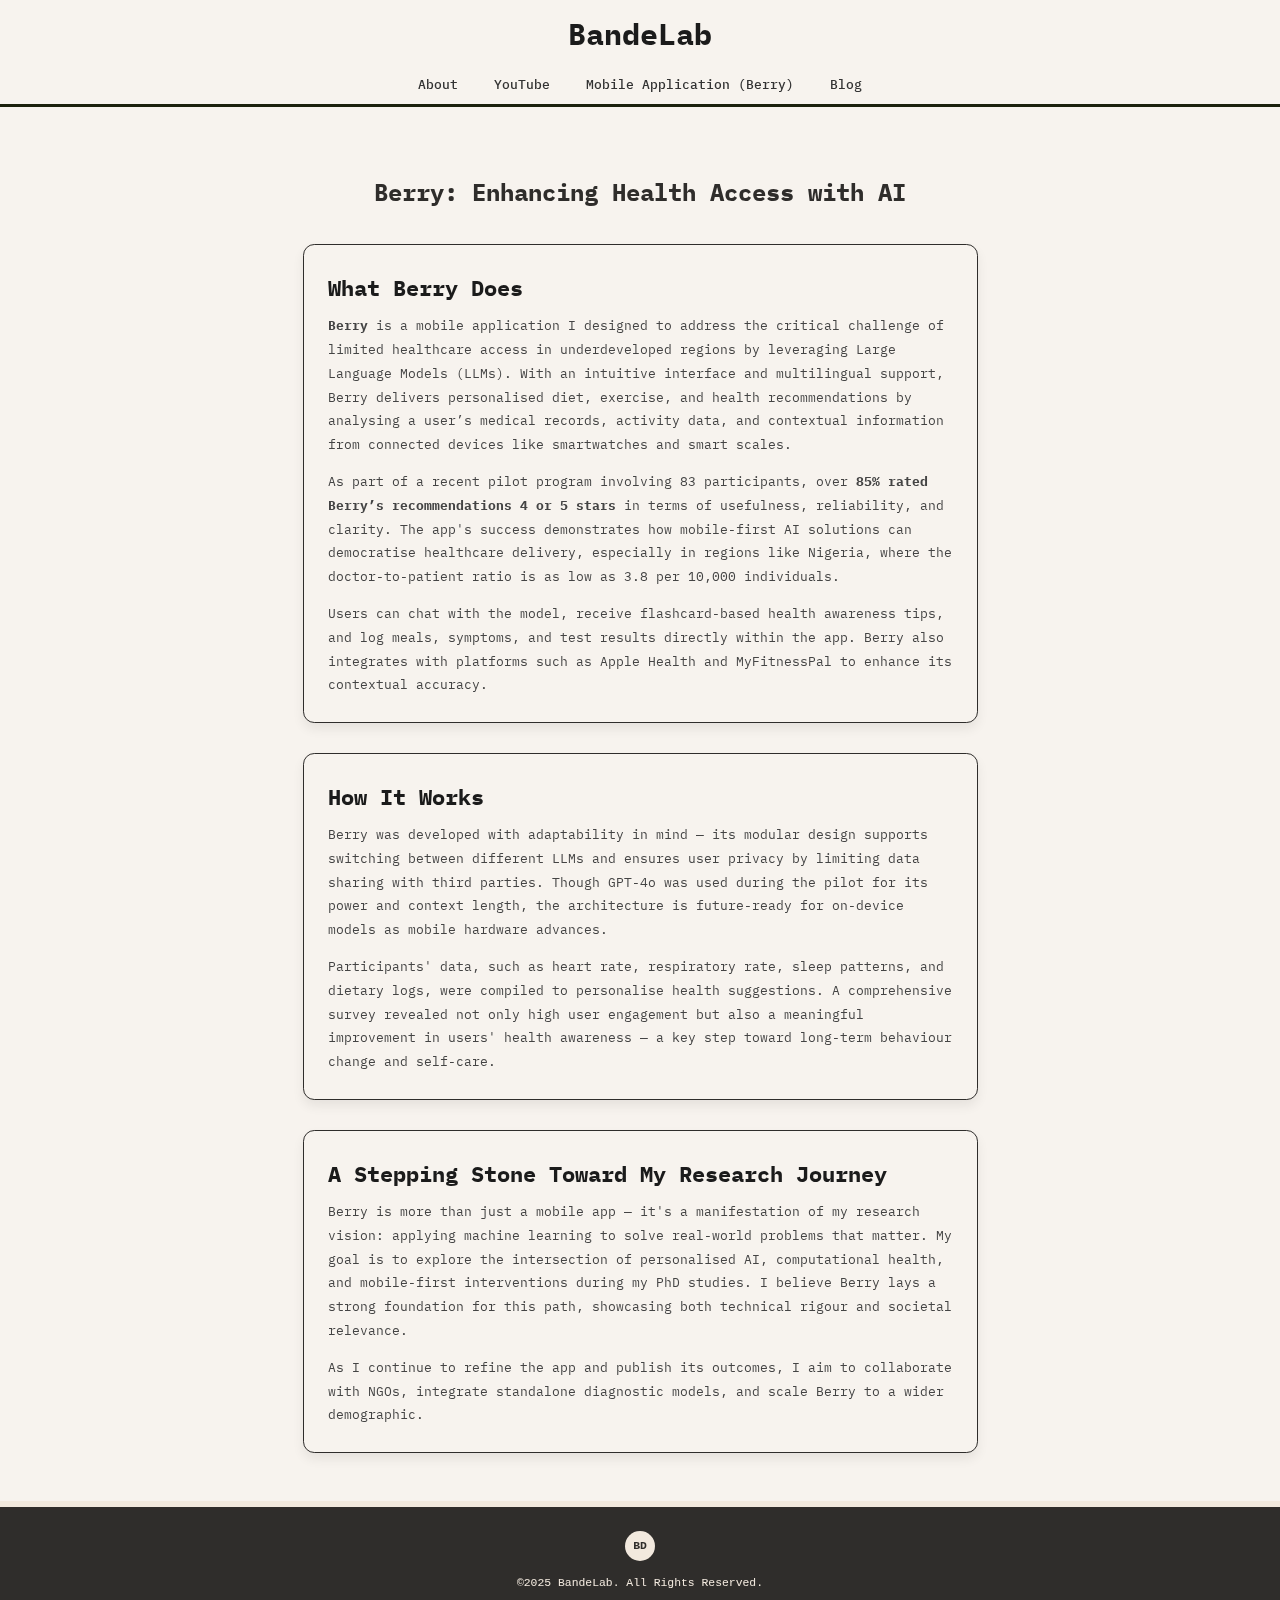
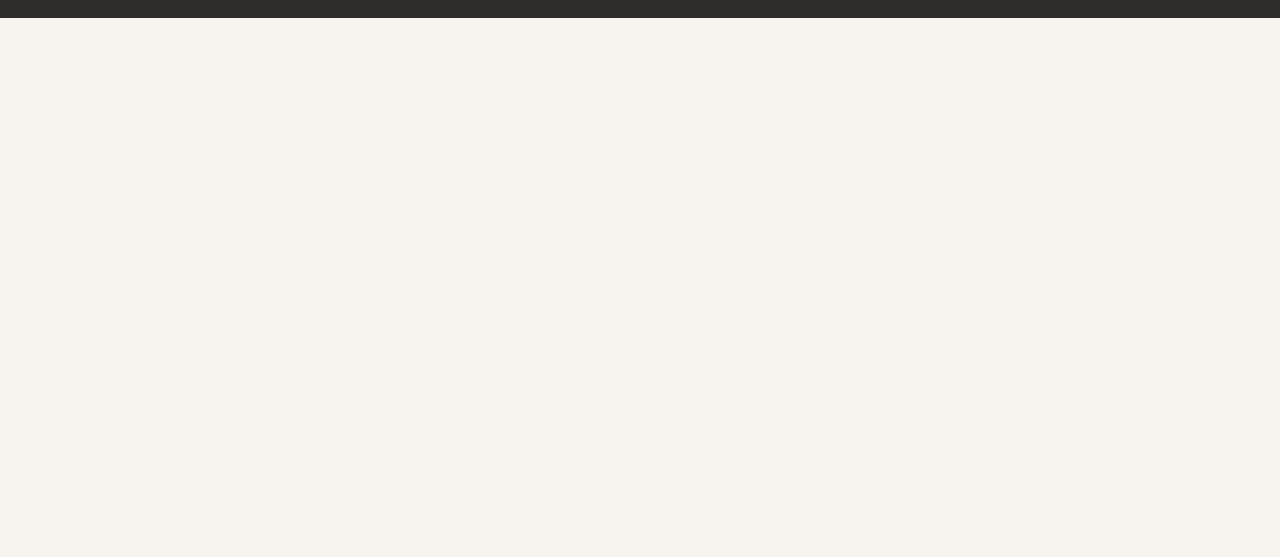
<file: berry.html>
<!DOCTYPE html>
<html lang="en">
<head>
    <meta charset="UTF-8"/>
    <meta name="viewport" content="width=device-width, initial-scale=1.0"/>
    <title>YouTube Playlists – BandeLab</title>
    <link href="https://fonts.googleapis.com/css2?family=IBM+Plex+Mono&display=swap" rel="stylesheet"/>
    <style>
        * {
            box-sizing: border-box;
        }
                @media screen and (min-width: 768px) {
            body {
                zoom: 75%;
            }
        }

        body {
            font-family: 'IBM Plex Mono', monospace;
            margin: 0;
            padding: 0;
            color: #2F2D2BFF;
            line-height: 1.8;
            font-size: 1rem;
            background-color: #f7f3ee;
            position: relative;
            z-index: 0;
        }

        body::before {
            content: "";
            position: fixed;
            top: 0;
            left: 0;
            width: 100vw;
            height: 100vh;
            background-image: url('https://www.transparenttextures.com/patterns/paper-fibers.png');
            background-repeat: repeat;
            opacity: 0.15;
            pointer-events: none;
            z-index: -1;
        }

        header {
            background: #f7f3ee;
            color: #1b1b1b;
            padding: 0.6rem 1.2rem;
            text-align: center;
            border-bottom: 5px solid #1b210d;
        }

        header h1 {
            font-size: 2.5rem;
            margin: 0;
        }



        nav {
            margin-top: 1rem;
        }

        nav a {
            color: #333;
            margin: 0 1.2rem;
            text-decoration: none;
            font-weight: 500;
            font-size: 1.1rem;
            transition: color 0.3s ease;
        }

        nav a:hover {
            color: #d64b2c;
        }

        main {
            padding: 4rem 1rem;
            max-width: 1100px;
            margin: auto;
        }

        h1 {
            font-size: 2.5rem;
            margin-bottom: 2.5rem;
            text-align: center;
        }

        .card-row {
            display: flex;
            flex-direction: column;
            gap: 2.5rem;
            align-items: center;
        }

        .card {
            width: 100%;
            max-width: 900px;
            background: #f7f3ee;
            padding: 2rem 2rem 1rem 2rem;
            border-radius: 15px;
            border: 2px solid #2f2d2b;
            box-shadow: 0 8px 16px rgba(0, 0, 0, 0.07);
            transition: transform 0.3s ease, box-shadow 0.3s ease;
            cursor: pointer;
        }

        .card:hover {
            transform: scale(1.01);
            box-shadow: 0 10px 20px rgba(0, 0, 0, 0.12);
        }

        .card h3 {
            margin: 0;
            font-size: 1.8rem;
            color: #1b1b1b;
        }

        .card p {
            margin-top: 0.5rem;
            font-size: 1.1rem;
            color: #444;
        }

        ul {
            padding-left: 1.5rem;
            margin-top: 1rem;
            display: none;
        }

        li {
            margin-bottom: 0.5rem;
        }

        li a {
            color: #388e3c;
            font-weight: 500;
        }

        li a:hover {
            text-decoration: underline;
        }

        footer {
            background-color: #2f2d2b;
            color: #f2e9de;
            text-align: center;
            padding: 2rem 1rem;
            font-size: 0.95rem;
            border-top: 8px solid #f2e9de;
            font-family: monospace;
        }

        .footer-logo {
            background-color: #f2e9de;
            color: #2f2d2b;
            border-radius: 50%;
            width: 40px;
            height: 40px;
            display: flex;
            justify-content: center;
            align-items: center;
            font-weight: bold;
            margin: 0 auto 1rem;
        }
        h1 {
            font-size: 2.0rem;
            margin-bottom: 2.5rem;
            text-align: center;
        }
    </style>
</head>
<body>

<header>
    <h1>BandeLab</h1>
    <nav>
        <a href="index.html">About</a>
        <a href="youtube.html">YouTube</a>
        <a href="berry.html">Mobile Application (Berry)</a>
        <a href="blog.html">Blog</a>
    </nav>
</header>

<main>
    <h1>Berry: Enhancing Health Access with AI</h1>
    <div class="card-row">
        <div class="card">
            <h3>What Berry Does</h3>
            <p>
                <strong>Berry</strong> is a mobile application I designed to address the critical challenge of limited
                healthcare access in underdeveloped regions by leveraging Large Language Models (LLMs). With an
                intuitive interface and multilingual support, Berry delivers personalised diet, exercise, and health
                recommendations by analysing a user’s medical records, activity data, and contextual information from
                connected devices like smartwatches and smart scales.
            </p>
            <p>
                As part of a recent pilot program involving 83 participants, over <strong>85% rated Berry’s
                recommendations 4 or 5 stars</strong> in terms of usefulness, reliability, and clarity. The app's
                success demonstrates how mobile-first AI solutions can democratise healthcare delivery, especially in
                regions like Nigeria, where the doctor-to-patient ratio is as low as 3.8 per 10,000 individuals.
            </p>
            <p>
                Users can chat with the model, receive flashcard-based health awareness tips, and log meals, symptoms,
                and test results directly within the app. Berry also integrates with platforms such as Apple Health and
                MyFitnessPal to enhance its contextual accuracy.
            </p>
        </div>

        <div class="card">
            <h3>How It Works</h3>
            <p>
                Berry was developed with adaptability in mind — its modular design supports switching between different
                LLMs and ensures user privacy by limiting data sharing with third parties. Though GPT-4o was used during
                the pilot for its power and context length, the architecture is future-ready for on-device models as
                mobile hardware advances.
            </p>
            <p>
                Participants' data, such as heart rate, respiratory rate, sleep patterns, and dietary logs, were
                compiled to personalise health suggestions. A comprehensive survey revealed not only high user
                engagement but also a meaningful improvement in users' health awareness — a key step toward long-term
                behaviour change and self-care.
            </p>
        </div>

        <div class="card">
            <h3>A Stepping Stone Toward My Research Journey</h3>
            <p>
                Berry is more than just a mobile app — it's a manifestation of my research vision: applying machine
                learning to solve real-world problems that matter. My goal is to explore the intersection of
                personalised AI, computational health, and mobile-first interventions during my PhD studies. I believe
                Berry lays a strong foundation for this path, showcasing both technical rigour and societal relevance.
            </p>
            <p>
                As I continue to refine the app and publish its outcomes, I aim to collaborate with NGOs, integrate
                standalone diagnostic models, and scale Berry to a wider demographic.
            </p>
        </div>
    </div>
</main>

<footer>
    <div class="footer-logo">BD</div>
    &copy;2025 BandeLab. All Rights Reserved.
</footer>

</body>
</html>
</file>
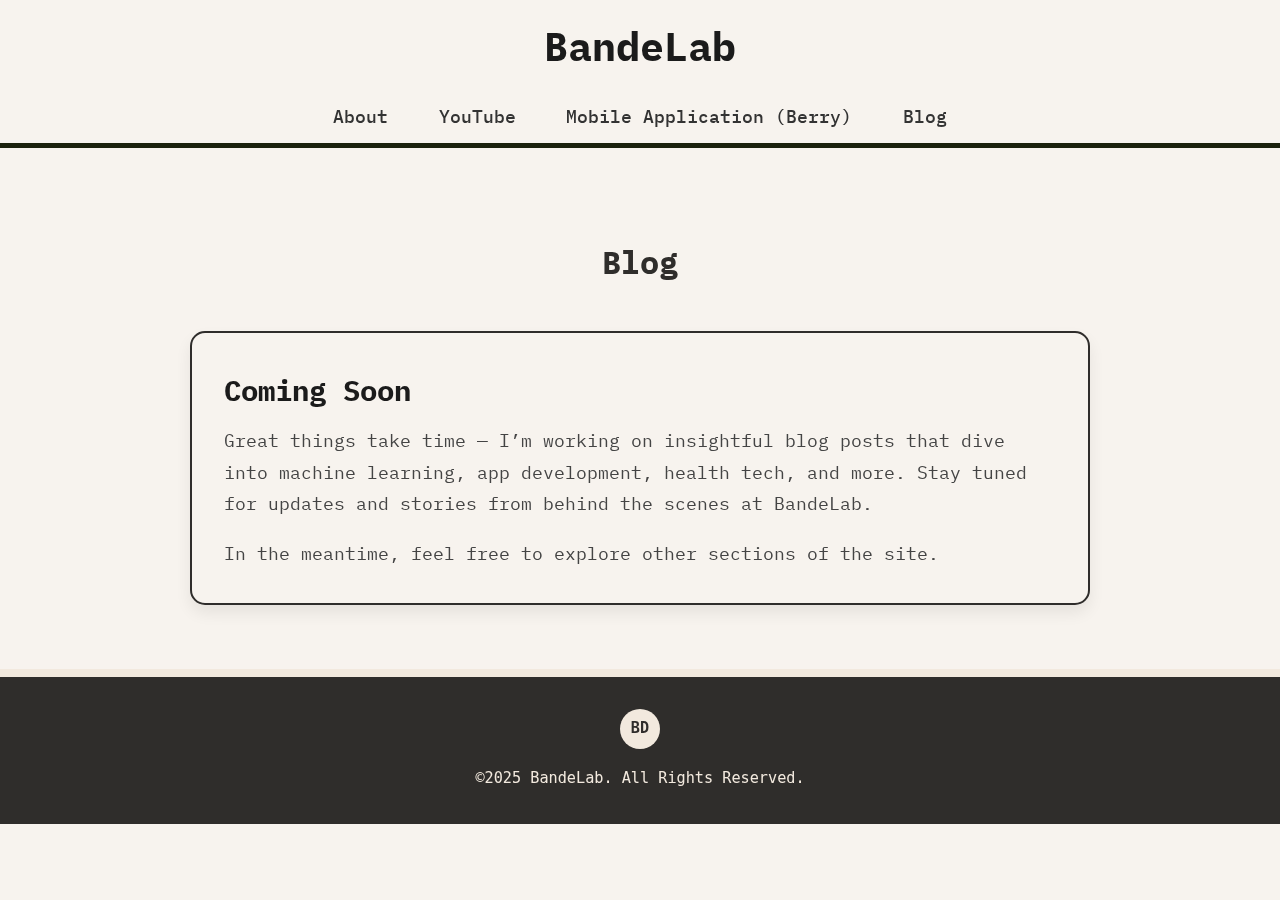
<file: blog.html>
<!DOCTYPE html>
<html lang="en">
<head>
    <meta charset="UTF-8"/>
    <meta name="viewport" content="width=device-width, initial-scale=1.0"/>
    <title>YouTube Playlists – BandeLab</title>
    <link href="https://fonts.googleapis.com/css2?family=IBM+Plex+Mono&display=swap" rel="stylesheet"/>
    <style>
        * {
            box-sizing: border-box;
        }

        body {
            font-family: 'IBM Plex Mono', monospace;
            margin: 0;
            padding: 0;
            color: #2F2D2BFF;
            line-height: 1.8;
            font-size: 1.25rem;
            background-color: #f7f3ee;
            position: relative;
            z-index: 0;
        }

        body::before {
            content: "";
            position: fixed;
            top: 0;
            left: 0;
            width: 100vw;
            height: 100vh;
            background-image: url('https://www.transparenttextures.com/patterns/paper-fibers.png');
            background-repeat: repeat;
            opacity: 0.15;
            pointer-events: none;
            z-index: -1;
        }


        header {
            background: #f7f3ee;
            color: #1b1b1b;
            padding: 0.6rem 1.2rem;
            text-align: center;
            border-bottom: 5px solid #1b210d;
        }

        header h1 {
            font-size: 2.5rem;
            margin: 0;
        }

        nav {
            margin-top: 1rem;
        }

        nav a {
            color: #333;
            margin: 0 1.2rem;
            text-decoration: none;
            font-weight: 500;
            font-size: 1.1rem;
            transition: color 0.3s ease;
        }

        nav a:hover {
            color: #d64b2c;
        }


        main {
            padding: 4rem 1rem;
            max-width: 1100px;
            margin: auto;
        }

        h1 {
            font-size: 2.0rem;
            margin-bottom: 2.5rem;
            text-align: center;
        }

        .card-row {
            display: flex;
            flex-direction: column;
            gap: 2.5rem;
            align-items: center;
        }

        .card {
            width: 100%;
            max-width: 900px;
            background: #f7f3ee;
            padding: 2rem 2rem 1rem 2rem;
            border-radius: 15px;
            border: 2px solid #2f2d2b;
            box-shadow: 0 8px 16px rgba(0, 0, 0, 0.07);
            transition: transform 0.3s ease, box-shadow 0.3s ease;
            cursor: pointer;
        }

        .card:hover {
            transform: scale(1.01);
            box-shadow: 0 10px 20px rgba(0, 0, 0, 0.12);
        }

        .card h3 {
            margin: 0;
            font-size: 1.8rem;
            color: #1b1b1b;
        }

        .card p {
            margin-top: 0.5rem;
            font-size: 1.1rem;
            color: #444;
        }

        ul {
            padding-left: 1.5rem;
            margin-top: 1rem;
            display: none;
        }

        li {
            margin-bottom: 0.5rem;
        }

        li a {
            color: #388e3c;
            font-weight: 500;
        }

        li a:hover {
            text-decoration: underline;
        }

        footer {
            background-color: #2f2d2b;
            color: #f2e9de;
            text-align: center;
            padding: 2rem 1rem;
            font-size: 0.95rem;
            border-top: 8px solid #f2e9de;
            font-family: monospace;
        }

        .footer-logo {
            background-color: #f2e9de;
            color: #2f2d2b;
            border-radius: 50%;
            width: 40px;
            height: 40px;
            display: flex;
            justify-content: center;
            align-items: center;
            font-weight: bold;
            margin: 0 auto 1rem;
        }
    </style>
</head>
<body>

  <header>
    <h1>BandeLab</h1>
    <nav>
      <a href="index.html">About</a>
      <a href="youtube.html">YouTube</a>
      <a href="berry.html">Mobile Application (Berry)</a>
      <a href="blog.html">Blog</a>
    </nav>
  </header>

  <main>
    <h1>Blog</h1>
    <div class="card-row">
      <div class="card">
        <h3>Coming Soon</h3>
        <p>
          Great things take time — I’m working on insightful blog posts that dive into machine learning, app development, health tech, and more.
          Stay tuned for updates and stories from behind the scenes at BandeLab.
        </p>
        <p>
          In the meantime, feel free to explore other sections of the site.
        </p>
      </div>
    </div>
  </main>

  <footer>
    <div class="footer-logo">BD</div>
    &copy;2025 BandeLab. All Rights Reserved.
  </footer>

</body>

</html>
</file>
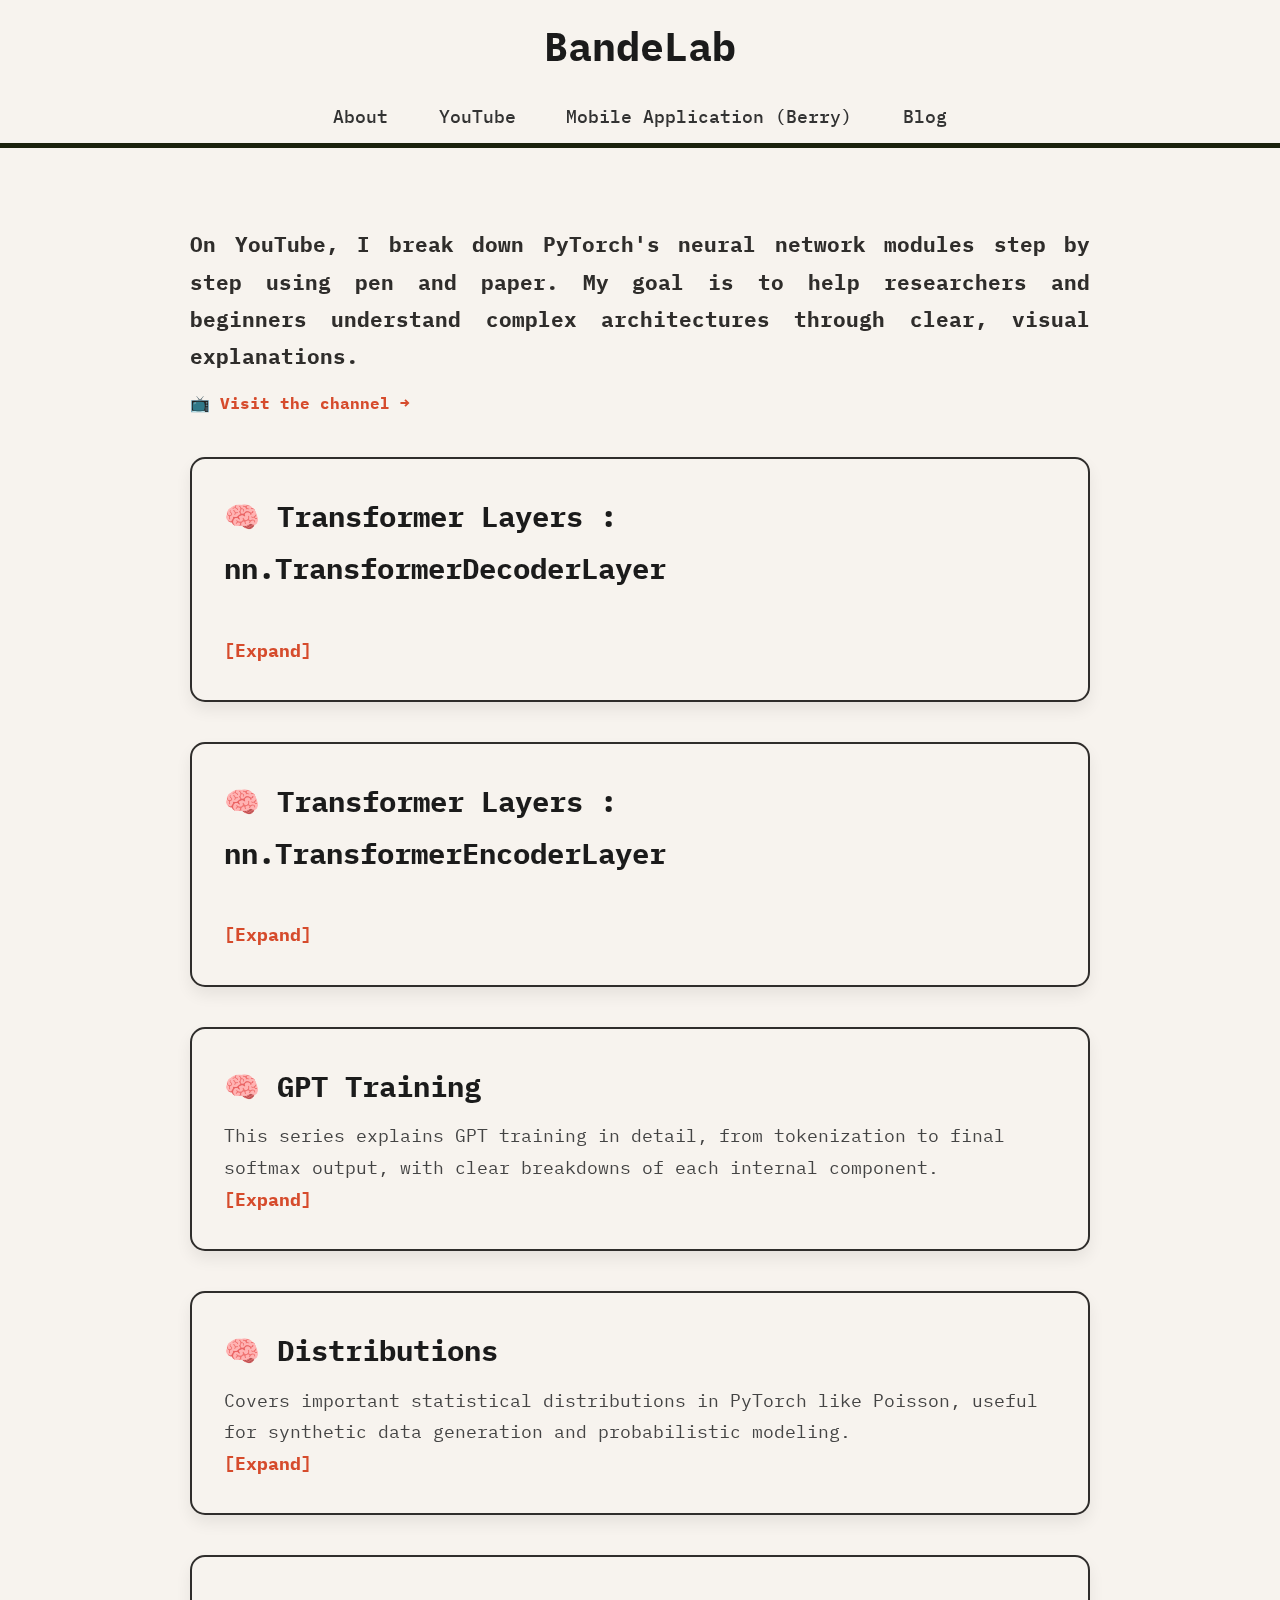
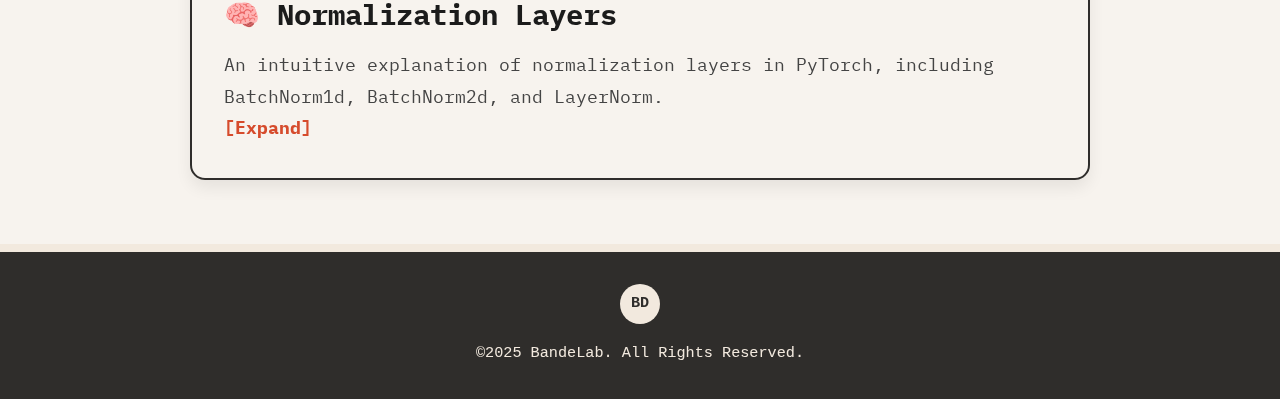
<file: youtube.html>
<!DOCTYPE html>
<html lang="en">
<head>
    <meta charset="UTF-8"/>
    <meta name="viewport" content="width=device-width, initial-scale=1.0"/>
    <title>YouTube Playlists – BandeLab</title>
    <link href="https://fonts.googleapis.com/css2?family=IBM+Plex+Mono&display=swap" rel="stylesheet"/>
    <style>
        * {
            box-sizing: border-box;
        }

        body {
            font-family: 'IBM Plex Mono', monospace;
            margin: 0;
            padding: 0;
            color: #2F2D2BFF;
            line-height: 1.8;
            font-size: 1.25rem;
            background-color: #f7f3ee;
            position: relative;
            z-index: 0;
        }

        body::before {
            content: "";
            position: fixed;
            top: 0;
            left: 0;
            width: 100vw;
            height: 100vh;
            background-image: url('https://www.transparenttextures.com/patterns/paper-fibers.png');
            background-repeat: repeat;
            opacity: 0.15;
            pointer-events: none;
            z-index: -1;
        }


        header {
            background: #f7f3ee;
            color: #1b1b1b;
            padding: 0.6rem 1.2rem;
            text-align: center;
            border-bottom: 5px solid #1b210d;
        }

        header h1 {
            font-size: 2.5rem;
            margin: 0;
        }

        nav {
            margin-top: 1rem;
        }

        nav a {
            color: #333;
            margin: 0 1.2rem;
            text-decoration: none;
            font-weight: 500;
            font-size: 1.1rem;
            transition: color 0.3s ease;
        }

        nav a:hover {
            color: #d64b2c;
        }


        main {
            padding: 4rem 1rem;
            max-width: 1100px;
            margin: auto;
        }

        h1 {
            font-size: 2.5rem;
            margin-bottom: 2.5rem;
            text-align: center;
        }

        .card-row {
            display: flex;
            flex-direction: column;
            gap: 2.5rem;
            align-items: center;
        }

        .card {
            width: 100%;
            max-width: 900px;
            background: #f7f3ee;
            padding: 2rem 2rem 1rem 2rem;
            border-radius: 15px;
            border: 2px solid #2f2d2b;
            box-shadow: 0 8px 16px rgba(0, 0, 0, 0.07);
            transition: transform 0.3s ease, box-shadow 0.3s ease;
            cursor: pointer;
        }

        .card:hover {
            transform: scale(1.01);
            box-shadow: 0 10px 20px rgba(0, 0, 0, 0.12);
        }

        .card h3 {
            margin: 0;
            font-size: 1.8rem;
            color: #1b1b1b;
        }

        .card p {
            margin-top: 0.5rem;
            font-size: 1.1rem;
            color: #444;
        }

        ul {
            padding-left: 1.5rem;
            margin-top: 1rem;
            display: none;
        }

        li {
            margin-bottom: 0.5rem;
        }

        li a {
            color: #388e3c;
            font-weight: 500;
        }

        li a:hover {
            text-decoration: underline;
        }

        footer {
            background-color: #2f2d2b;
            color: #f2e9de;
            text-align: center;
            padding: 2rem 1rem;
            font-size: 0.95rem;
            border-top: 8px solid #f2e9de;
            font-family: monospace;
        }

        .footer-logo {
            background-color: #f2e9de;
            color: #2f2d2b;
            border-radius: 50%;
            width: 40px;
            height: 40px;
            display: flex;
            justify-content: center;
            align-items: center;
            font-weight: bold;
            margin: 0 auto 1rem;
        }

        h1 {
            font-size: 1.3rem;
            margin-bottom: 2.5rem;
            text-align: center;
        }
    </style>
</head>
<body>

<header>
    <h1>BandeLab</h1>
    <nav>
        <a href="index.html">About</a>
        <a href="youtube.html">YouTube</a>
        <a href="berry.html">Mobile Application (Berry)</a>
        <a href="blog.html">Blog</a>
    </nav>
</header>


<main>
    <div style="max-width: 900px; margin: 0 auto;">
        <h1 style="text-align: justify;">
            On YouTube, I break down PyTorch's neural network modules step by step using pen and paper. My goal is to
            help
            researchers and beginners understand complex architectures through clear, visual explanations.
            <a href="https://www.youtube.com/@machinelearningwithpytorch/playlists" target="_blank"
               style="color: #d64b2c; font-size: 1rem; display: block; margin-top: 0.8rem; text-decoration: none;">
                📺 Visit the channel →
            </a>
        </h1>
    </div>
    <div class="card-row" id="cardContainer"></div>
</main>



<script>
    function togglePlaylist(id) {
        const ul = document.getElementById(id);
        ul.style.display = ul.style.display === "block" ? "none" : "block";
    }
</script>

<script>
    function togglePlaylist(id) {
        const ul = document.getElementById(id);
        ul.style.display = ul.style.display === "block" ? "none" : "block";
    }

    async function loadVideoLinks() {
        const res = await fetch('video-links.txt');
        const text = await res.text();
        const lines = text.split('\n');

        const container = document.getElementById('cardContainer');
        let currentTitle = '';
        let currentId = '';
        let currentDesc = '';
        let currentItems = [];

        const cardDescriptions = {
            "Transformer Decoder Layer": "This playlist explains the internal structure of <code>nn.TransformerDecoderLayer</code> in PyTorch. We walk through embedding, multi-head attention, normalization, linear layers, and how they fit into the decoder block of a Transformer model.",
            "Transformer Encoder Layer": "This playlist focuses on <code>nn.TransformerEncoderLayer</code>, covering how embedding, positional encoding, multi-head self-attention, and normalization layers work together to process input sequences within the encoder block.",
            "GPT Training": "This series explains GPT training in detail, from tokenization to final softmax output, with clear breakdowns of each internal component.",
            "Distributions": "Covers important statistical distributions in PyTorch like Poisson, useful for synthetic data generation and probabilistic modeling.",
            "Normalization Layers": "An intuitive explanation of normalization layers in PyTorch, including BatchNorm1d, BatchNorm2d, and LayerNorm.",
            "Reinforcement Learning Part 1: Classical Foundations": "Foundational concepts of reinforcement learning like Markov chains, value functions, Bellman equations, and MDPs are covered with visual examples.",
        };

        function flushCard() {
            if (currentItems.length > 0) {
                const card = document.createElement('div');
                card.className = 'card';
                card.setAttribute('onclick', `togglePlaylist('${currentId}')`);

                const h3 = document.createElement('h3');
                h3.innerText = `🧠 ${currentTitle}`;

                const p = document.createElement('p');
                p.innerHTML = (cardDescriptions[currentTitle] || '') + ' <br><span style="color: #d64b2c; font-weight: bold;">[Expand]</span>';

                const ul = document.createElement('ul');
                ul.id = currentId;

                for (const item of currentItems) {
                    const li = document.createElement('li');
                    const a = document.createElement('a');
                    a.href = item.url;
                    a.target = '_blank';
                    a.textContent = item.title;
                    li.appendChild(a);
                    ul.appendChild(li);
                }

                card.appendChild(h3);
                card.appendChild(p);
                card.appendChild(ul);
                container.appendChild(card);

                currentItems = [];
            }
        }


        for (const line of lines) {
            if (line.trim() === '') continue;

            const isHeader = !line.includes('http');
            if (isHeader) {
                flushCard();
                currentTitle = line.trim();
                currentId = currentTitle.toLowerCase().replace(/\s+/g, '-').replace(/[^a-z0-9\-]/g, '');
            } else {
                const [rawTitle, rawUrl] = line.split(/:\s+(?=https?:\/\/)/);
                const title = rawTitle.trim();
                const url = rawUrl.trim();
                currentItems.push({title, url});

            }
        }


        flushCard(); // Flush the last one
    }

    loadVideoLinks();
</script>

<footer>
    <div class="footer-logo">BD</div>
    &copy;2025 BandeLab. All Rights Reserved.
</footer>
</body>
</html>
</file>
